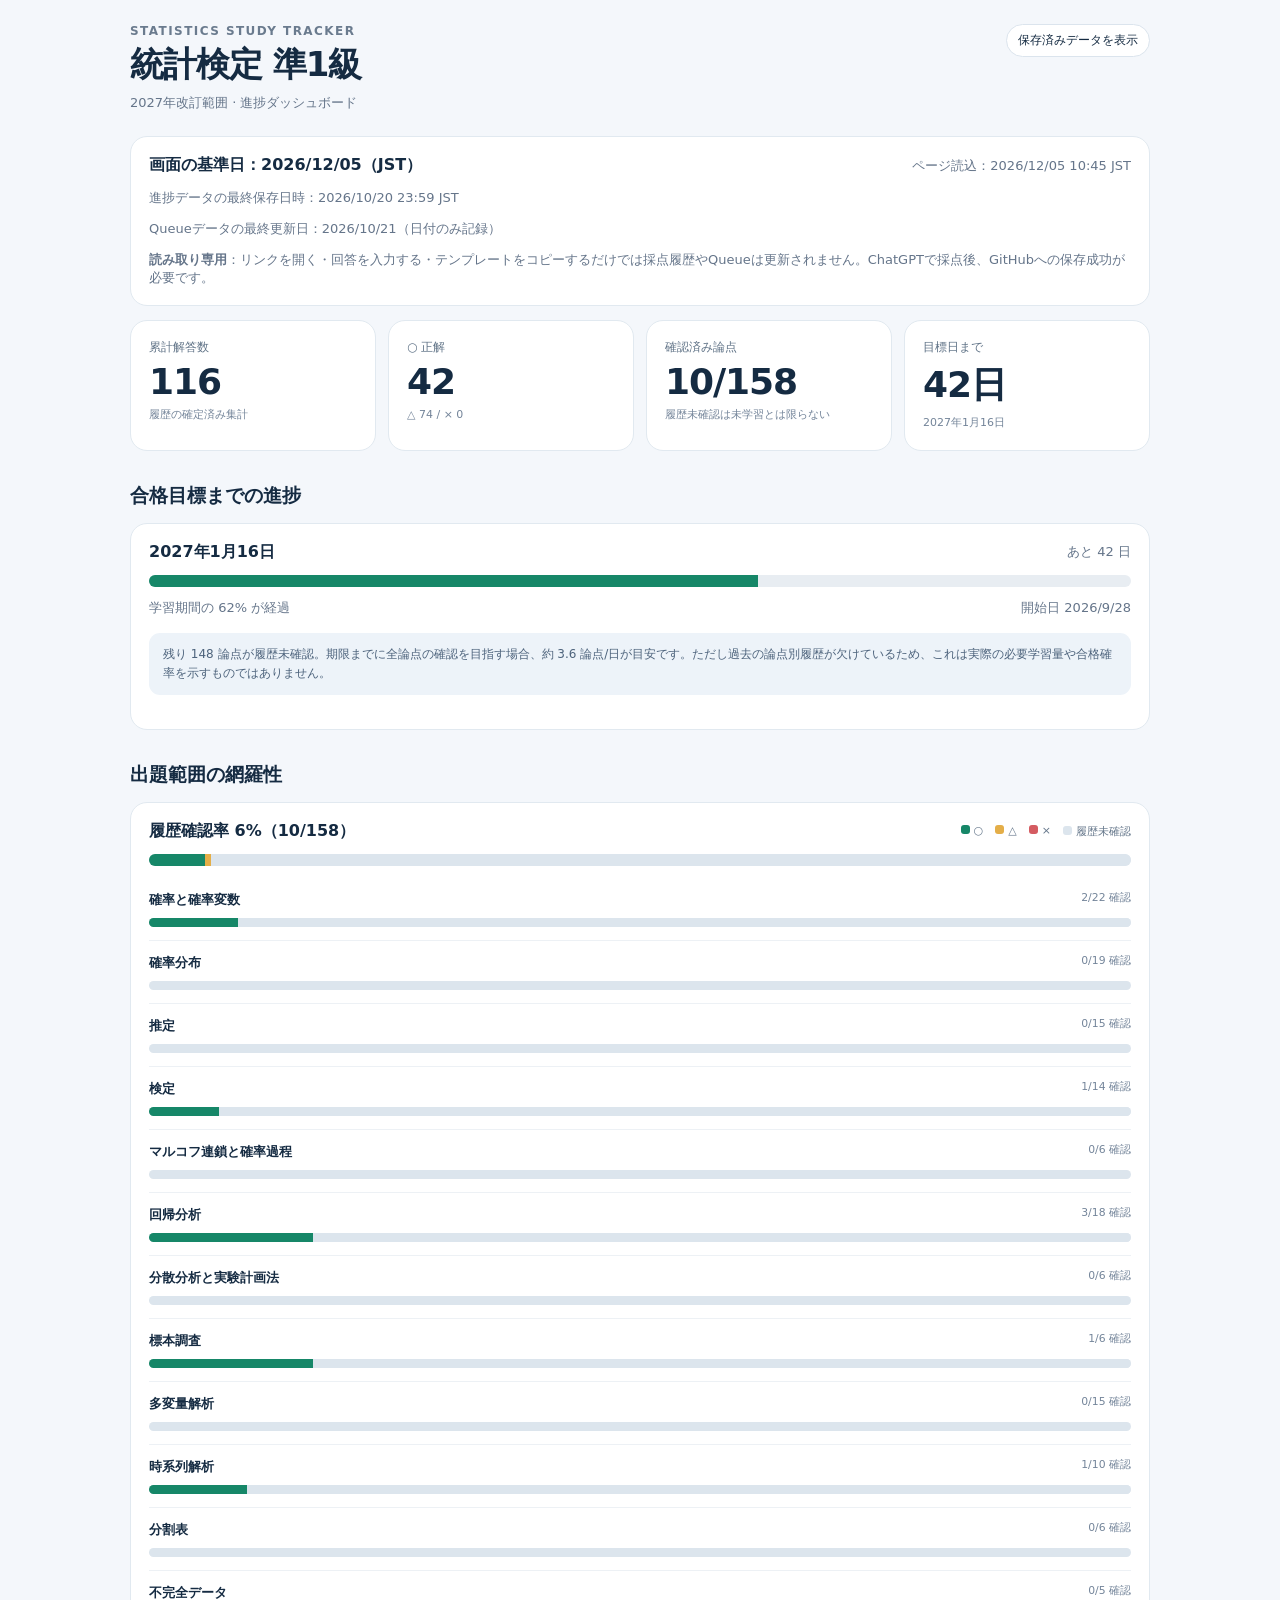
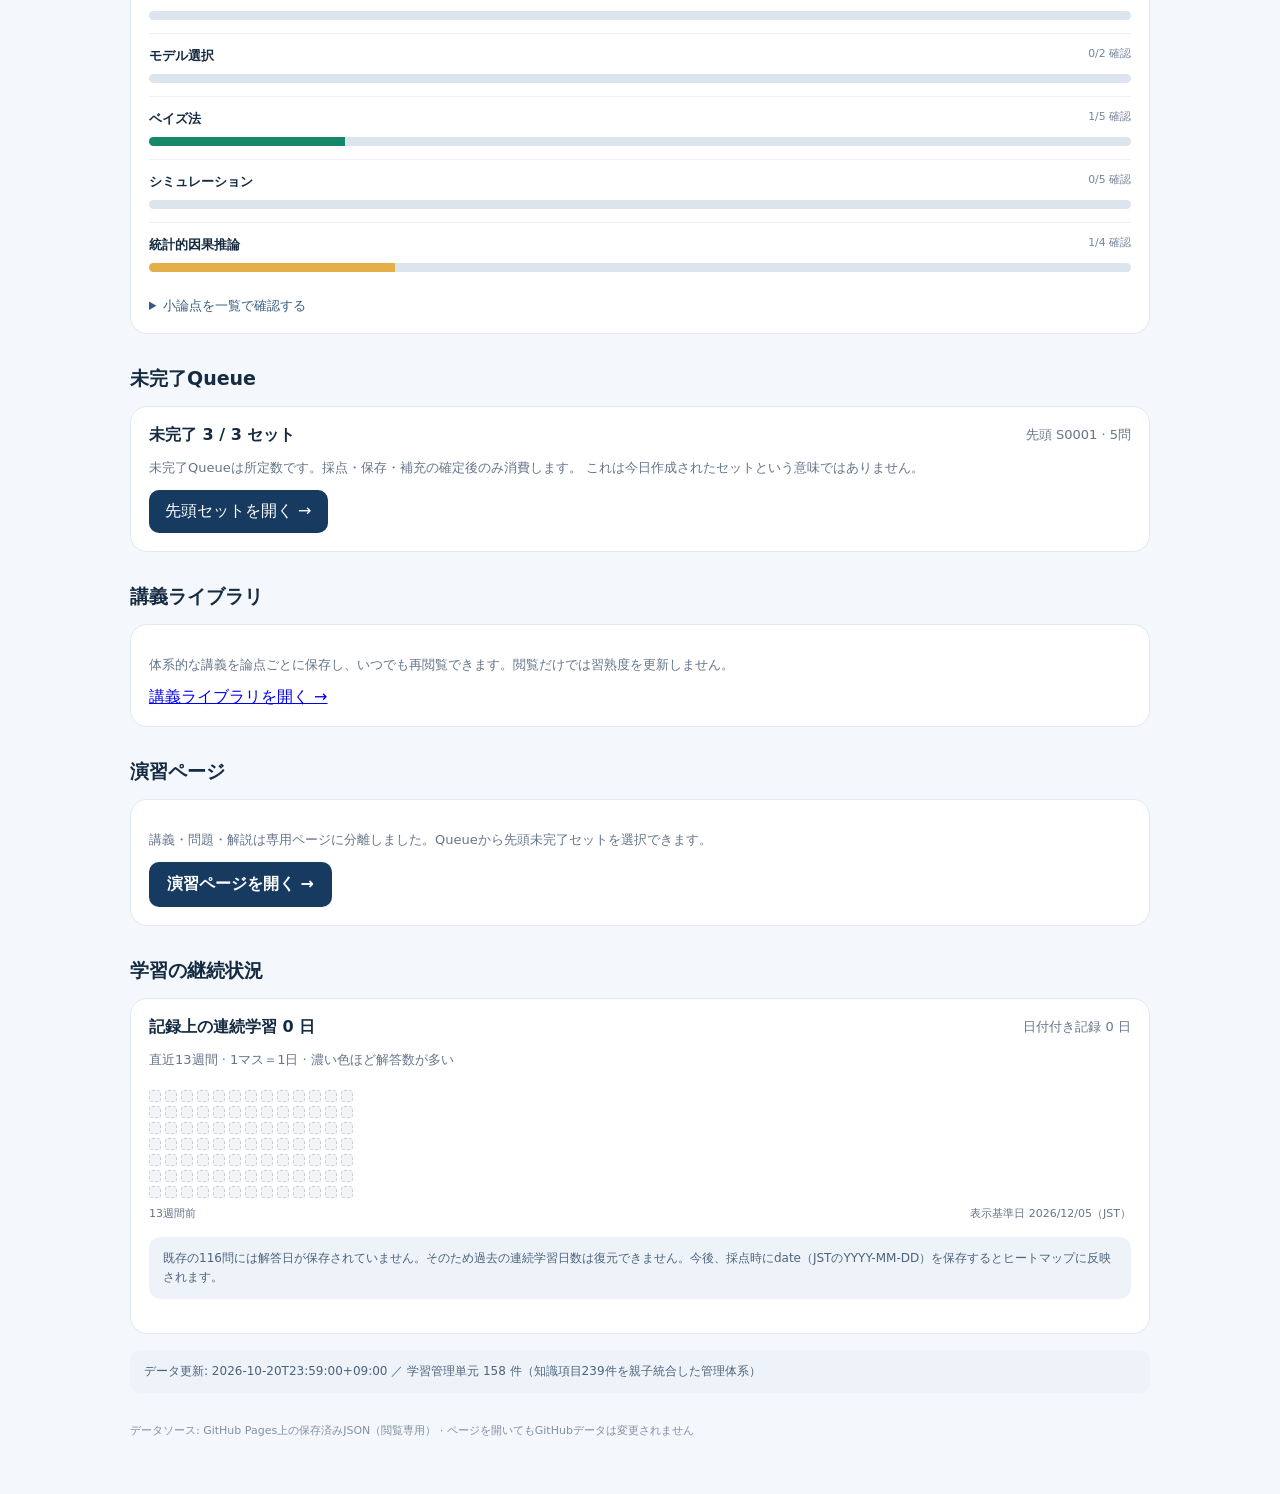
<file: index.html>
<!doctype html>
<html lang="ja"><head><meta charset="utf-8"><meta name="viewport" content="width=device-width,initial-scale=1"><meta name="theme-color" content="#122c47"><title>統計準1級｜学習ダッシュボード</title>
<style>
:root{font-family:system-ui,-apple-system,"Hiragino Kaku Gothic ProN",sans-serif;color:#152b42;background:#f4f7fb}*{box-sizing:border-box}body{margin:0}main{max-width:1060px;margin:auto;padding:24px 20px 56px}header{display:flex;justify-content:space-between;align-items:flex-start;gap:10px;margin-bottom:24px}h1{font-size:clamp(24px,5vw,34px);margin:4px 0 6px;letter-spacing:-.03em}h2{font-size:19px;margin:32px 0 14px}.eyebrow,.muted{color:#6a7b8e}.eyebrow{font-size:12px;letter-spacing:.12em;font-weight:700}.sub{font-size:13px;color:#65758a}.pill{border:1px solid #dbe4ed;background:white;padding:7px 11px;border-radius:50px;font-size:12px;white-space:nowrap}.cards{display:grid;grid-template-columns:repeat(2,minmax(0,1fr));gap:12px}.card,.panel{background:white;border:1px solid #e1e9f0;border-radius:17px;padding:18px;min-width:0}.card .number{font-size:clamp(26px,5vw,36px);font-weight:800;margin:5px 0;letter-spacing:-.03em}.card .label{font-size:12px;color:#607387}.card .detail{font-size:11px;color:#738499;line-height:1.5}.progress{height:12px;background:#e8edf2;border-radius:12px;overflow:hidden;display:flex;margin:12px 0}.seg-ok{background:#168768}.seg-mid{background:#e4ae48}.seg-bad{background:#d45b61}.seg-rest{background:#dce5ed}.split{display:flex;align-items:center;justify-content:space-between;gap:12px;flex-wrap:wrap}.legend{display:flex;flex-wrap:wrap;gap:12px;font-size:11px;color:#64768a}.dot{display:inline-block;width:9px;height:9px;border-radius:3px;margin-right:4px}.domain{padding:13px 0;border-bottom:1px solid #edf1f5}.domain:last-child{border:0}.domainhead{display:flex;justify-content:space-between;gap:12px;font-size:13px}.domainhead small{color:#74859a}.domain .progress{height:9px;margin:9px 0 0}.heat-scroll{overflow-x:auto;overscroll-behavior-x:contain;padding:8px 0}.heat{display:grid;grid-auto-flow:column;grid-template-rows:repeat(7,12px);grid-auto-columns:12px;gap:4px;width:max-content}.cell{width:12px;height:12px;border-radius:3px;background:#e7edf3}.cell.a1{background:#9cd9c5}.cell.a2{background:#55b69a}.cell.a3{background:#168768}.cell.unknown{background:#f2f4f7;border:1px dashed #c8d2dc}.cell.future{background:transparent}.heatlabels{font-size:11px;color:#65758a}.notice{font-size:12px;padding:12px 14px;border-radius:11px;background:#edf3f9;color:#4d637c;line-height:1.6;margin:16px 0}.error{background:#fff0ec;color:#9b3e33}.topicdetails{margin-top:12px}.topicdetails summary{cursor:pointer;color:#345c80;font-size:13px}.topicgrid{display:grid;grid-template-columns:repeat(2,minmax(0,1fr));gap:8px;margin-top:12px}.topic{padding:9px 10px;border-radius:9px;background:#f5f8fb;font-size:12px;line-height:1.5}.topic b{font-size:11px;color:#67809a}footer{font-size:11px;color:#8290a0;margin-top:30px}@media(min-width:760px){.cards{grid-template-columns:repeat(4,1fr)}.topicgrid{grid-template-columns:repeat(3,minmax(0,1fr))}}@media(max-width:420px){main{padding:16px 12px 40px}.card,.panel{padding:13px}.topicgrid{grid-template-columns:1fr}h2{margin-top:25px}}
</style></head><body><main><header><div><div class="eyebrow">STATISTICS STUDY TRACKER</div><h1>統計検定 準1級</h1><div class="sub">2027年改訂範囲 · 進捗ダッシュボード</div></div><span class="pill" id="sync">読み込み中</span></header>
<div class="panel" id="dataStatus" style="margin-bottom:14px">
  <div class="split"><strong>画面の基準日：<span id="asOfDay">取得中</span>（JST）</strong><span class="sub" id="asOfViewed">ページ読込時点</span></div>
  <p class="sub" id="progressUpdated">進捗データの最終保存日時：確認中</p>
  <p class="sub" id="queueUpdated">Queueデータの最終更新日：確認中</p>
  <p class="sub" style="margin-bottom:0"><strong>読み取り専用</strong>：リンクを開く・回答を入力する・テンプレートをコピーするだけでは採点履歴やQueueは更新されません。ChatGPTで採点後、GitHubへの保存成功が必要です。</p>
</div>
<div class="cards" id="cards"></div>
<section><h2>合格目標までの進捗</h2><div class="panel"><div class="split"><strong id="targettitle">2027年1月16日</strong><span class="sub" id="days"></span></div><div class="progress" id="timeline"></div><div class="split"><span class="sub" id="elapsed"></span><span class="sub" id="pace"></span></div><div class="notice" id="paceNote"></div></div></section>
<section><h2>出題範囲の網羅性</h2><div class="panel"><div class="split"><strong id="coverage"></strong><div class="legend"><span><i class="dot seg-ok"></i>○</span><span><i class="dot seg-mid"></i>△</span><span><i class="dot seg-bad"></i>×</span><span><i class="dot seg-rest"></i>履歴未確認</span></div></div><div class="progress" id="allProgress"></div><div id="domains"></div><details class="topicdetails"><summary>小論点を一覧で確認する</summary><div class="topicgrid" id="topics"></div></details></div></section>
<section><h2>未完了Queue</h2><div class="panel"><div class="split"><strong id="queueSummary">Queue読み込み中</strong><span class="sub" id="queueHead"></span></div><p class="sub" id="queueNote">各セット5問。採点・保存と補充が確認されるまで消費しません。</p><a id="queueLink" href="./practice.html" style="display:inline-block;background:#173a60;color:white;padding:11px 16px;border-radius:10px;text-decoration:none">先頭セットを開く →</a></div></section><section><h2>講義ライブラリ</h2><div class="panel"><p class="sub">体系的な講義を論点ごとに保存し、いつでも再閲覧できます。閲覧だけでは習熟度を更新しません。</p><a href="./lectures.html">講義ライブラリを開く →</a></div></section><section><h2>演習ページ</h2><div class="panel"><p class="sub">講義・問題・解説は専用ページに分離しました。Queueから先頭未完了セットを選択できます。</p><a href="./practice.html" style="display:inline-block;background:#173a60;color:white;padding:12px 18px;border-radius:10px;text-decoration:none;font-weight:700">演習ページを開く →</a></div></section><section><h2>学習の継続状況</h2><div class="panel"><div class="split"><strong id="streak">連続学習日数：算出待ち</strong><span class="sub" id="activityCount"></span></div><p class="sub">直近13週間 · 1マス＝1日 · 濃い色ほど解答数が多い</p><div class="heat-scroll"><div class="heat" id="heat"></div></div><div class="split"><span class="heatlabels">13週間前</span><span class="heatlabels" id="heatToday">今日（JST、取得中）</span></div><div class="notice" id="historyNote"></div></div></section>
<div class="notice" id="notice">データを取得しています。</div><footer>データソース: GitHub Pages上の保存済みJSON（閲覧専用） · ページを開いてもGitHubデータは変更されません</footer></main>
<script>
const START="2026-09-28",TARGET="2027-01-16";
const esc=s=>String(s).replace(/[&<>"']/g,c=>({"&":"&amp;","<":"&lt;",">":"&gt;",'"':"&quot;","'":"&#39;"}[c]));
const jstDay=()=>new Intl.DateTimeFormat("en-CA",{timeZone:"Asia/Tokyo",year:"numeric",month:"2-digit",day:"2-digit"}).format(new Date());
const jstDateTime=()=>new Intl.DateTimeFormat("ja-JP",{timeZone:"Asia/Tokyo",year:"numeric",month:"2-digit",day:"2-digit",hour:"2-digit",minute:"2-digit",hour12:false}).format(new Date())+" JST";
const updateLabel=v=>{
  if(!v)return "記録なし";
  if(/^\d{4}-\d{2}-\d{2}$/.test(v))return v.replace(/-/g,"/")+"（日付のみ記録）";
  const date=new Date(v);
  return Number.isNaN(date.getTime())?String(v):new Intl.DateTimeFormat("ja-JP",{timeZone:"Asia/Tokyo",year:"numeric",month:"2-digit",day:"2-digit",hour:"2-digit",minute:"2-digit",hour12:false}).format(date)+" JST";
};
const epoch=s=>Date.parse(s+"T00:00:00+09:00");
const days=(a,b)=>Math.round((epoch(b)-epoch(a))/86400000);
const dateAdd=(s,n)=>new Date(epoch(s)+n*86400000).toLocaleDateString("en-CA",{timeZone:"Asia/Tokyo"});
let taxonomy=null;const status=t=>["○","△","×"].includes(t.status)?t.status:"未確認";
const $=id=>document.getElementById(id);
function segments(a,b,c,d){const n=a+b+c+d||1;return '<div class="seg-ok" style="width:'+(a/n*100)+'%"></div><div class="seg-mid" style="width:'+(b/n*100)+'%"></div><div class="seg-bad" style="width:'+(c/n*100)+'%"></div><div class="seg-rest" style="width:'+(d/n*100)+'%"></div>'}
function render(d){const today=jstDay(),raw=d.topics||[],ts=taxonomy?raw.filter(t=>taxonomy.learning_unit_ids.includes(t.id)):raw,c=d.counts||{},done=ts.filter(t=>status(t)!=="未確認").length,rest=ts.length-done;
const until=Math.max(0,days(today,TARGET)),span=days(START,TARGET),elapsed=Math.max(0,Math.min(span,days(START,today))),percent=Math.round(elapsed/span*100);
const cards=[["累計解答数",d.total_questions||0,"履歴の確定済み集計"],["○ 正解",c["○"]||0,"△ "+(c["△"]||0)+" / × "+(c["×"]||0)],["確認済み論点",done+"/"+ts.length,"履歴未確認は未学習とは限らない"],["目標日まで",until+"日","2027年1月16日"]];
$("asOfDay").textContent=today.replace(/-/g,"/");$("heatToday").textContent="表示基準日 "+today.replace(/-/g,"/")+"（JST）";$("progressUpdated").textContent="進捗データの最終保存日時："+updateLabel(d.updated_at);
$("cards").innerHTML=cards.map(([label,num,detail])=>'<div class="card"><div class="label">'+esc(label)+'</div><div class="number">'+esc(num)+'</div><div class="detail">'+esc(detail)+'</div></div>').join("");
$("days").textContent=until?"あと "+until+" 日":"目標日を経過";$("timeline").innerHTML='<div class="seg-ok" style="width:'+percent+'%"></div>';$("elapsed").textContent="学習期間の "+percent+"% が経過";$("pace").textContent="開始日 2026/9/28";
$("paceNote").textContent="残り "+rest+" 論点が履歴未確認。期限までに全論点の確認を目指す場合、約 "+(until?Math.ceil(rest/until*10)/10:"—")+" 論点/日が目安です。ただし過去の論点別履歴が欠けているため、これは実際の必要学習量や合格確率を示すものではありません。";
const a=ts.filter(t=>status(t)==="○").length,b=ts.filter(t=>status(t)==="△").length,z=ts.filter(t=>status(t)==="×").length;
$("coverage").textContent="履歴確認率 "+(ts.length?Math.round(done/ts.length*100):0)+"%（"+done+"/"+ts.length+"）";$("allProgress").innerHTML=segments(a,b,z,rest);
const domains=[...new Set(ts.map(t=>t.domain))];$("domains").innerHTML=domains.map(name=>{const x=ts.filter(t=>t.domain===name),aa=x.filter(t=>status(t)==="○").length,bb=x.filter(t=>status(t)==="△").length,cc=x.filter(t=>status(t)==="×").length;return '<div class="domain"><div class="domainhead"><strong>'+esc(name)+'</strong><small>'+(aa+bb+cc)+'/'+x.length+' 確認</small></div><div class="progress">'+segments(aa,bb,cc,x.length-aa-bb-cc)+'</div></div>'}).join("");
$("topics").innerHTML=ts.map(t=>'<div class="topic"><b>'+esc(t.id)+' · '+esc(t.domain)+'</b><div>'+esc(t.name)+' <strong>'+esc(status(t))+'</strong></div></div>').join("");
const history=Array.isArray(d.history)?d.history:[],daily={};for(const h of history){const day=h.date||h.answered_at?.slice(0,10);if(/^\d{4}-\d{2}-\d{2}$/.test(day||"")){daily[day]=(daily[day]||0)+1}}
const dates=Object.keys(daily),start=dateAdd(today,-90);let html="",tracked=0;for(let i=0;i<91;i++){const day=dateAdd(start,i),n=daily[day]||0;tracked+=n;const cls=n>=5?"a3":n>=3?"a2":n>0?"a1":day>today?"future":"unknown";html+='<div class="cell '+cls+'" title="'+esc(day+" · "+(n?n+"問":"記録なし"))+'"></div>'}
$("heat").innerHTML=html;let streak=0;let day=today;if(!daily[day])day=dateAdd(day,-1);while(daily[day]){streak++;day=dateAdd(day,-1)}
$("streak").textContent="記録上の連続学習 "+streak+" 日";$("activityCount").textContent="日付付き記録 "+dates.length+" 日";
$("historyNote").textContent=dates.length?"日付付きの問題履歴のみで集計しています。未記録日は未学習と断定できません。":"既存の116問には解答日が保存されていません。そのため過去の連続学習日数は復元できません。今後、採点時にdate（JSTのYYYY-MM-DD）を保存するとヒートマップに反映されます。";
$("notice").textContent="データ更新: "+(d.updated_at||"不明")+" ／ 学習管理単元 "+ts.length+" 件（知識項目239件を親子統合した管理体系）";$("sync").textContent="保存済みデータを表示";
}
async function loadQueue(){try{const r=await fetch("./data/queue.json?t="+Date.now(),{cache:"no-store"});if(!r.ok)throw Error("HTTP "+r.status);const q=await r.json();const pending=q.sets.filter(s=>s.status==="pending"||s.status==="ready");pending.sort((a,b)=>a.sequence-b.sequence);$("queueSummary").textContent="未完了 "+pending.length+" / "+q.target_pending_sets+" セット";const head=pending[0];$("queueHead").textContent=head?"先頭 "+head.set_id+" · "+head.question_ids.length+"問":"先頭セットなし";$("queueLink").href=head?"./practice.html?set="+encodeURIComponent(head.set_id):"./practice.html";$("queueNote").textContent=(pending.length===q.target_pending_sets?"未完了Queueは所定数です。採点・保存・補充の確定後のみ消費します。":"Queue数が所定数と異なります。更新処理を点検してください。")+" これは今日作成されたセットという意味ではありません。";$("queueUpdated").textContent="Queueデータの最終更新日："+updateLabel(q.updated_at);}catch(e){$("queueSummary").textContent="Queue取得失敗";$("queueNote").textContent=e.message;$("queueUpdated").textContent="Queueデータの最終更新日：取得失敗";}}
async function load(){try{$("asOfDay").textContent=jstDay().replace(/-/g,"/");$("asOfViewed").textContent="ページ読込："+jstDateTime();const res=await fetch("./data/progress.json?t="+Date.now(),{cache:"no-store"});if(!res.ok)throw Error("HTTP "+res.status);const d=await res.json();try{const tx=await fetch("./data/taxonomy.json?t="+Date.now(),{cache:"no-store"});if(tx.ok)taxonomy=await tx.json()}catch(e){}if(!Array.isArray(d.topics))throw Error("不正なJSON");render(d)}catch(e){$("sync").textContent="取得失敗";$("progressUpdated").textContent="進捗データの最終保存日時：取得失敗";$("notice").classList.add("error");$("notice").textContent="進捗データを読み込めませんでした: "+e.message}}
loadQueue();load();

</script></body></html>
</file>
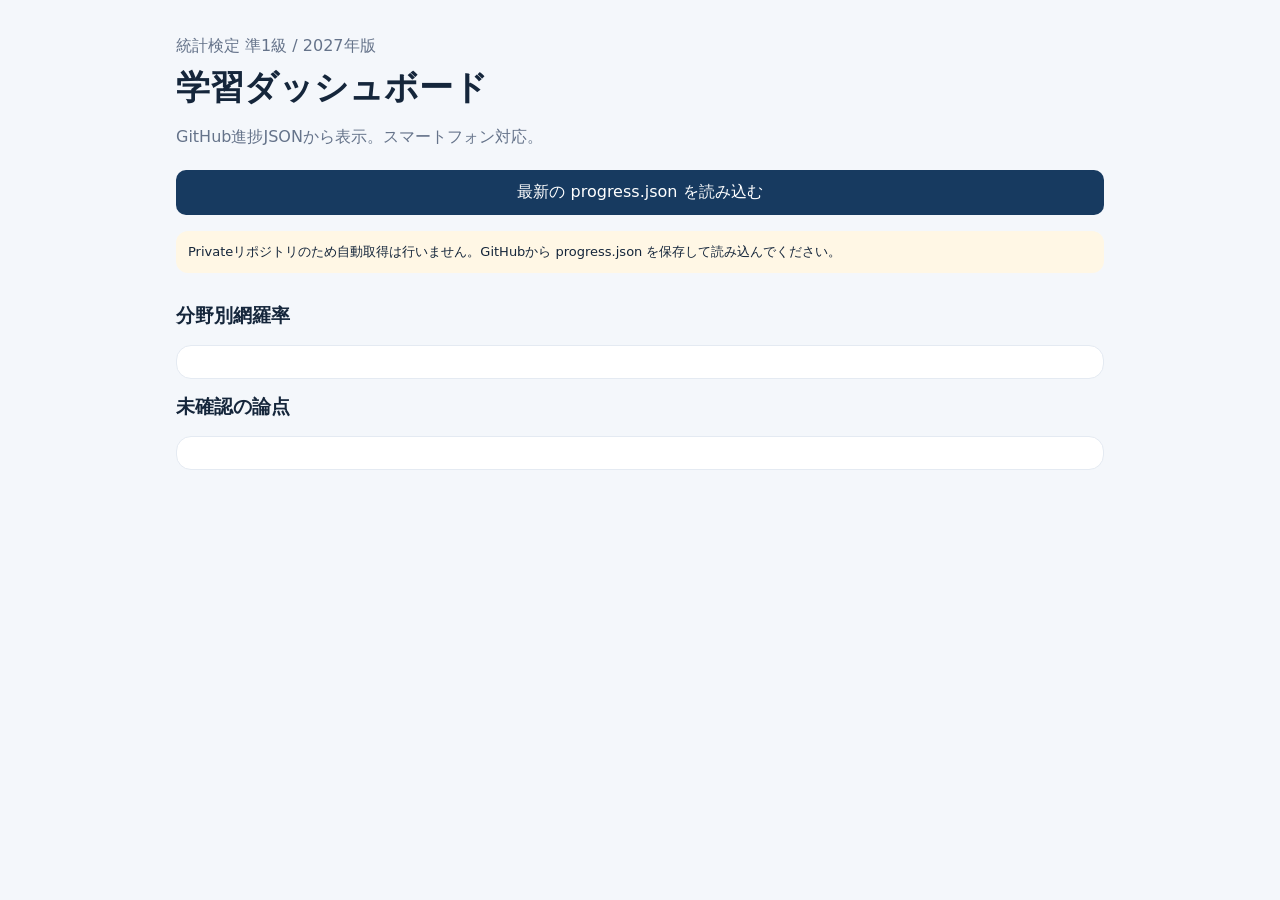
<file: dashboard.html>
<!doctype html><html lang="ja"><head><meta charset="utf-8"><meta name="viewport" content="width=device-width,initial-scale=1,viewport-fit=cover"><title>統計準1級 進捗</title><style>*{box-sizing:border-box}body{margin:0;background:#f4f7fb;color:#15263b;font-family:system-ui,-apple-system,sans-serif}main{max-width:1000px;margin:auto;padding:clamp(14px,4vw,36px)}header{margin-bottom:22px}h1{font-size:clamp(22px,5vw,34px);margin:8px 0}h2{font-size:19px}.muted{color:#65738a}.cards{display:grid;grid-template-columns:repeat(2,minmax(0,1fr));gap:12px}.card{background:white;border:1px solid #e4eaf2;border-radius:15px;padding:16px;min-width:0}.num{font-size:clamp(24px,6vw,36px);font-weight:750}.bar{display:flex;height:12px;border-radius:9px;overflow:hidden;background:#dfe6ee}.ok{background:#23875e}.mid{background:#edb74c}.bad{background:#db5858}.domain{padding:12px 0;border-bottom:1px solid #edf0f4}.domainhead{display:flex;justify-content:space-between;gap:8px;flex-wrap:wrap;margin-bottom:8px}.domain small{color:#65738a}input,select{font:inherit;max-width:100%}label.upload{display:block;background:#173a60;color:white;border-radius:10px;padding:12px;margin:16px 0;cursor:pointer;text-align:center}label.upload input{display:none}.topic{font-size:13px;color:#65738a;margin:8px 0}.note{background:#fff7e5;border-radius:12px;padding:12px;font-size:13px;margin:14px 0}@media(min-width:700px){.cards{grid-template-columns:repeat(4,1fr)}}@media(max-width:420px){main{padding:12px}.card{padding:12px}}</style></head><body><main><header><div class="muted">統計検定 準1級 / 2027年版</div><h1>学習ダッシュボード</h1><p class="muted">GitHub進捗JSONから表示。スマートフォン対応。</p></header><label class="upload">最新の progress.json を読み込む<input id="file" type="file" accept=".json,application/json"></label><div class="note" id="notice">Privateリポジトリのため自動取得は行いません。GitHubから progress.json を保存して読み込んでください。</div><div class="cards" id="cards"></div><h2>分野別網羅率</h2><div class="card" id="domains"></div><h2>未確認の論点</h2><div class="card" id="missing"></div></main><script>const esc=s=>String(s).replace(/[&<>"']/g,c=>({'&':'&amp;','<':'&lt;','>':'&gt;','"':'&quot;',"'":'&#39;'}[c]));function render(d){const ts=d.topics||[];const confirmed=ts.filter(t=>['○','△','×'].includes(t.status)).length;const cnt=d.counts||{};document.getElementById('cards').innerHTML=[['累計問題',d.total_questions],['○',cnt['○']||0],['△',cnt['△']||0],['論点確認率',(ts.length?Math.round(confirmed/ts.length*1000)/10:0)+'%']].map(([k,v])=>'<div class="card"><div class="muted">'+esc(k)+'</div><div class="num">'+esc(v)+'</div></div>').join('');const domains=[...new Set(ts.map(t=>t.domain))];document.getElementById('domains').innerHTML=domains.map(name=>{const x=ts.filter(t=>t.domain===name),a=x.filter(t=>t.status==='○').length,b=x.filter(t=>t.status==='△').length,c=x.filter(t=>t.status==='×').length;return '<div class="domain"><div class="domainhead"><strong>'+esc(name)+'</strong><small>'+ (a+b+c)+' / '+x.length+' 論点確認</small></div><div class="bar"><div class="ok" style="width:'+100*a/x.length+'%"></div><div class="mid" style="width:'+100*b/x.length+'%"></div><div class="bad" style="width:'+100*c/x.length+'%"></div></div></div>'}).join('');const missing=ts.filter(t=>!['○','△','×'].includes(t.status));document.getElementById('missing').innerHTML='<p class="muted">'+missing.length+' 論点（履歴未確認 ≠ 未学習）</p>'+missing.slice(0,30).map(t=>'<div class="topic">'+esc(t.id)+' · '+esc(t.domain)+' / '+esc(t.name)+'</div>').join('')+(missing.length>30?'<p class="muted">ほか '+(missing.length-30)+' 論点</p>':'');}document.getElementById('file').addEventListener('change',async e=>{try{const d=JSON.parse(await e.target.files[0].text());if(!Array.isArray(d.topics))throw Error('topicsがありません');render(d);document.getElementById('notice').textContent='読み込み完了：'+(d.updated_at||'更新日不明')}catch(e){alert('JSONの読み込みに失敗しました: '+e.message)}});</script></body></html>
</file>
